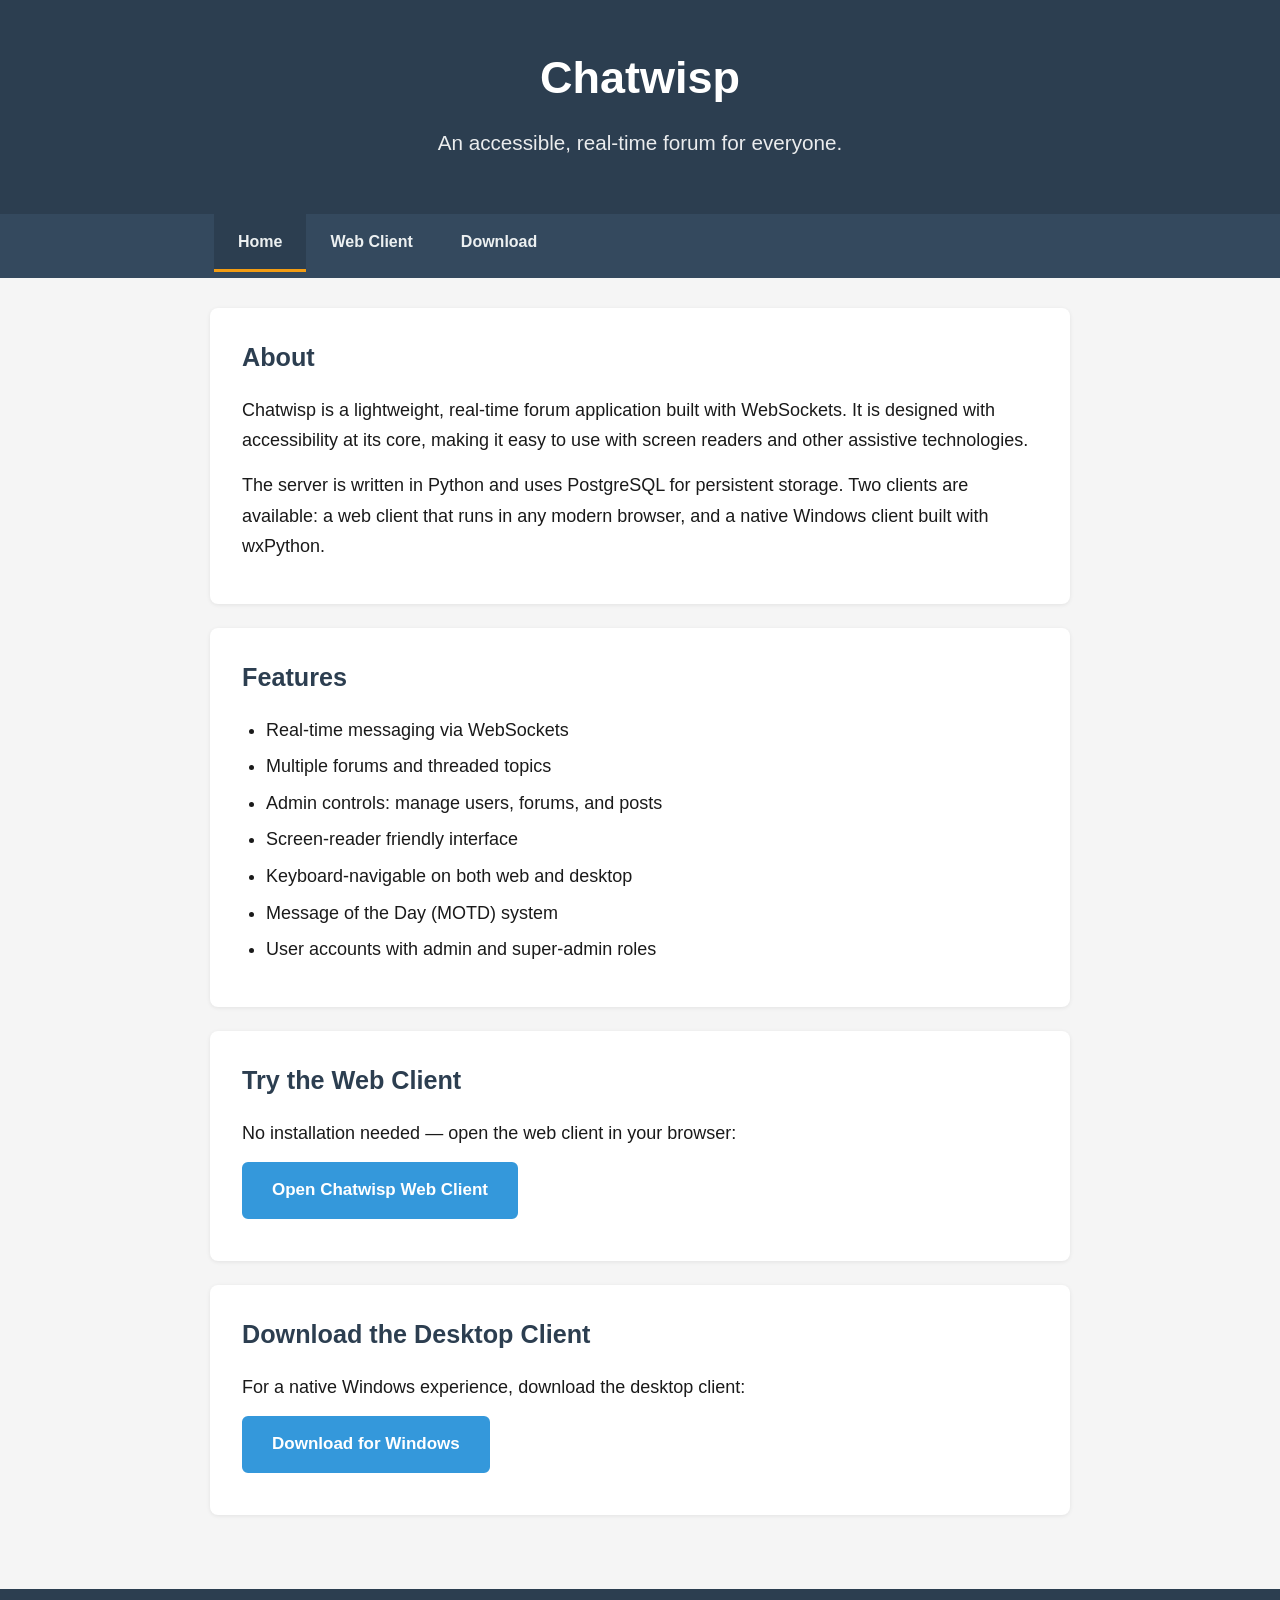
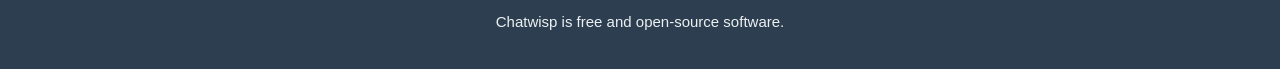
<file: site/index.html>
<!DOCTYPE html>
<html lang="en">
<head>
  <meta charset="UTF-8">
  <meta name="viewport" content="width=device-width, initial-scale=1.0">
  <title>Chatwisp — Accessible Forum</title>
  <link rel="stylesheet" href="style.css">
</head>
<body>
  <header>
    <div class="header-inner">
      <h1>Chatwisp</h1>
      <p class="tagline">An accessible, real-time forum for everyone.</p>
    </div>
  </header>

  <nav aria-label="Main navigation">
    <ul>
      <li><a href="index.html" aria-current="page">Home</a></li>
      <li><a href="https://chatwisp.onrender.com/">Web Client</a></li>
      <li><a href="download.html">Download</a></li>
    </ul>
  </nav>

  <main>
    <section>
      <h2>About</h2>
      <p>Chatwisp is a lightweight, real-time forum application built with WebSockets. It is designed with accessibility at its core, making it easy to use with screen readers and other assistive technologies.</p>
      <p>The server is written in Python and uses PostgreSQL for persistent storage. Two clients are available: a web client that runs in any modern browser, and a native Windows client built with wxPython.</p>
    </section>

    <section>
      <h2>Features</h2>
      <ul>
        <li>Real-time messaging via WebSockets</li>
        <li>Multiple forums and threaded topics</li>
        <li>Admin controls: manage users, forums, and posts</li>
        <li>Screen-reader friendly interface</li>
        <li>Keyboard-navigable on both web and desktop</li>
        <li>Message of the Day (MOTD) system</li>
        <li>User accounts with admin and super-admin roles</li>
      </ul>
    </section>

    <section>
      <h2>Try the Web Client</h2>
      <p>No installation needed — open the web client in your browser:</p>
      <p><a class="button" href="https://chatwisp.onrender.com/">Open Chatwisp Web Client</a></p>
    </section>

    <section>
      <h2>Download the Desktop Client</h2>
      <p>For a native Windows experience, download the desktop client:</p>
      <p><a class="button" href="download.html">Download for Windows</a></p>
    </section>
  </main>

  <footer>
    <p>Chatwisp is free and open-source software.</p>
  </footer>
</body>
</html>
</file>
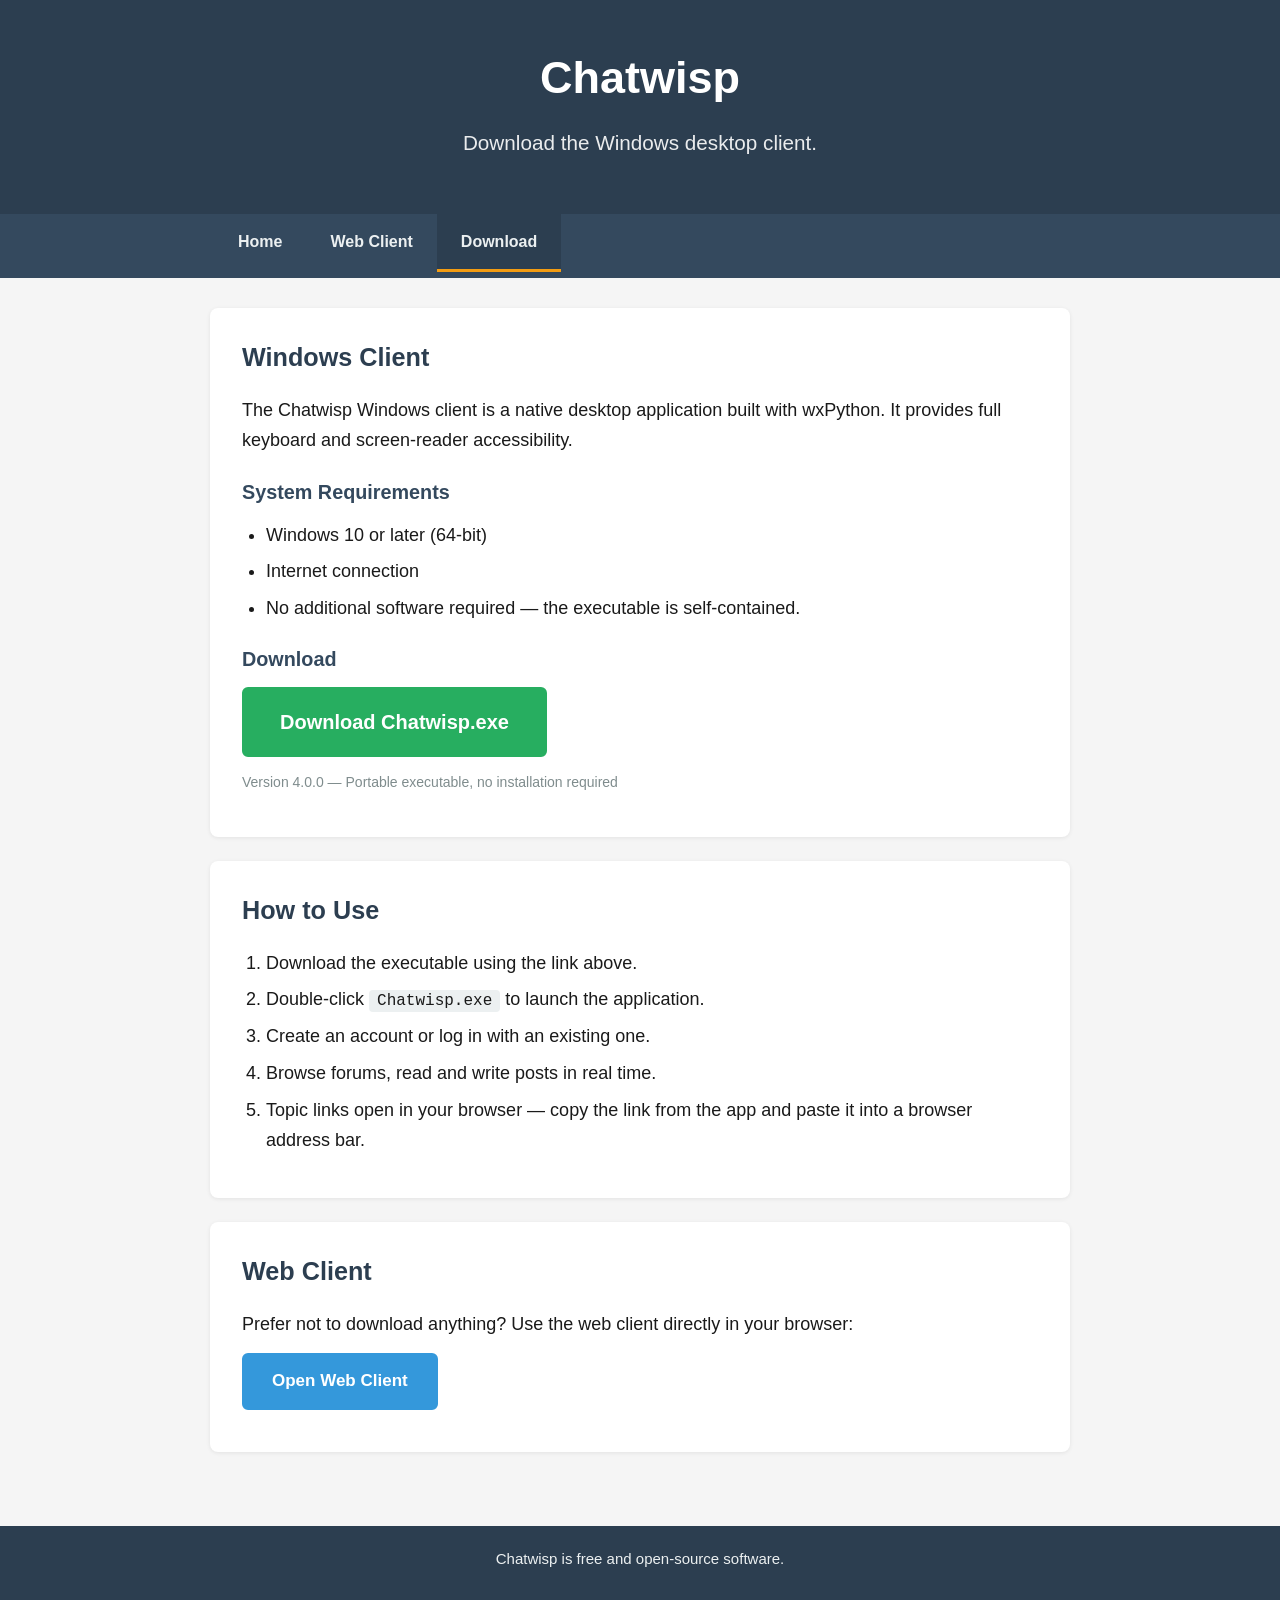
<file: site/download.html>
<!DOCTYPE html>
<html lang="en">
<head>
  <meta charset="UTF-8">
  <meta name="viewport" content="width=device-width, initial-scale=1.0">
  <title>Download Chatwisp — Windows Client</title>
  <link rel="stylesheet" href="style.css">
</head>
<body>
  <header>
    <div class="header-inner">
      <h1>Chatwisp</h1>
      <p class="tagline">Download the Windows desktop client.</p>
    </div>
  </header>

  <nav aria-label="Main navigation">
    <ul>
      <li><a href="index.html">Home</a></li>
      <li><a href="https://chatwisp.onrender.com/">Web Client</a></li>
      <li><a href="download.html" aria-current="page">Download</a></li>
    </ul>
  </nav>

  <main>
    <section>
      <h2>Windows Client</h2>
      <p>The Chatwisp Windows client is a native desktop application built with wxPython. It provides full keyboard and screen-reader accessibility.</p>

      <h3>System Requirements</h3>
      <ul>
        <li>Windows 10 or later (64-bit)</li>
        <li>Internet connection</li>
        <li>No additional software required — the executable is self-contained.</li>
      </ul>

      <h3>Download</h3>
      <p><a class="button download-button" href="Chatwisp.exe" download>Download Chatwisp.exe</a></p>
      <p class="file-info">Version 4.0.0 — Portable executable, no installation required</p>
    </section>

    <section>
      <h2>How to Use</h2>
      <ol>
        <li>Download the executable using the link above.</li>
        <li>Double-click <code>Chatwisp.exe</code> to launch the application.</li>
        <li>Create an account or log in with an existing one.</li>
        <li>Browse forums, read and write posts in real time.</li>
        <li>Topic links open in your browser — copy the link from the app and paste it into a browser address bar.</li>
      </ol>
    </section>

    <section>
      <h2>Web Client</h2>
      <p>Prefer not to download anything? Use the web client directly in your browser:</p>
      <p><a class="button" href="https://chatwisp.onrender.com/">Open Web Client</a></p>
    </section>
  </main>

  <footer>
    <p>Chatwisp is free and open-source software.</p>
  </footer>
</body>
</html>
</file>
<file: site/style.css>
* {
  box-sizing: border-box;
  margin: 0;
  padding: 0;
}

body {
  font-family: -apple-system, BlinkMacSystemFont, "Segoe UI", Roboto, Arial, sans-serif;
  font-size: 18px;
  line-height: 1.7;
  color: #1a1a1a;
  background: #f5f5f5;
}

header {
  background: #2c3e50;
  color: #fff;
  text-align: center;
  padding: 40px 20px;
}

.header-inner h1 {
  font-size: 2.5em;
  margin-bottom: 8px;
}

.tagline {
  font-size: 1.15em;
  opacity: 0.9;
}

nav {
  background: #34495e;
  padding: 0 20px;
}

nav ul {
  list-style: none;
  display: flex;
  gap: 0;
  max-width: 900px;
  margin: 0 auto;
}

nav ul li a {
  display: block;
  padding: 14px 24px;
  color: #ecf0f1;
  text-decoration: none;
  font-weight: 600;
  font-size: 16px;
}

nav ul li a:hover,
nav ul li a:focus {
  background: #2c3e50;
  outline: 3px solid #f39c12;
  outline-offset: -3px;
}

nav ul li a[aria-current="page"] {
  background: #2c3e50;
  border-bottom: 3px solid #f39c12;
}

main {
  max-width: 900px;
  margin: 0 auto;
  padding: 30px 20px 50px;
}

section {
  background: #fff;
  border-radius: 8px;
  box-shadow: 0 1px 4px rgba(0,0,0,0.08);
  padding: 28px 32px;
  margin-bottom: 24px;
}

h2 {
  font-size: 1.4em;
  color: #2c3e50;
  margin-bottom: 16px;
}

h3 {
  font-size: 1.1em;
  color: #34495e;
  margin-top: 20px;
  margin-bottom: 10px;
}

p {
  margin-bottom: 14px;
}

ul, ol {
  margin-bottom: 14px;
  padding-left: 24px;
}

li {
  margin-bottom: 6px;
}

a {
  color: #2980b9;
  text-decoration: underline;
  text-underline-offset: 2px;
}

a:hover,
a:focus {
  color: #1a5276;
  outline: 3px solid #f39c12;
  outline-offset: 2px;
}

.button {
  display: inline-block;
  background: #3498db;
  color: #fff;
  padding: 12px 28px;
  border-radius: 6px;
  text-decoration: none;
  font-weight: 700;
  font-size: 17px;
  border: 2px solid #3498db;
}

.button:hover,
.button:focus {
  background: #2980b9;
  border-color: #2980b9;
  outline: 3px solid #f39c12;
  outline-offset: 2px;
}

.download-button {
  background: #27ae60;
  border-color: #27ae60;
  font-size: 20px;
  padding: 16px 36px;
}

.download-button:hover,
.download-button:focus {
  background: #1e8449;
  border-color: #1e8449;
}

.file-info {
  font-size: 14px;
  color: #7f8c8d;
  margin-top: 6px;
}

code {
  background: #ecf0f1;
  padding: 2px 8px;
  border-radius: 4px;
  font-size: 16px;
}

footer {
  background: #2c3e50;
  color: #ecf0f1;
  text-align: center;
  padding: 20px;
  font-size: 15px;
}

@media (max-width: 600px) {
  header {
    padding: 24px 16px;
  }
  .header-inner h1 {
    font-size: 1.8em;
  }
  nav ul {
    flex-direction: column;
  }
  nav ul li a {
    padding: 12px 16px;
  }
  section {
    padding: 20px;
  }
  .button {
    width: 100%;
    text-align: center;
  }
}
</file>
